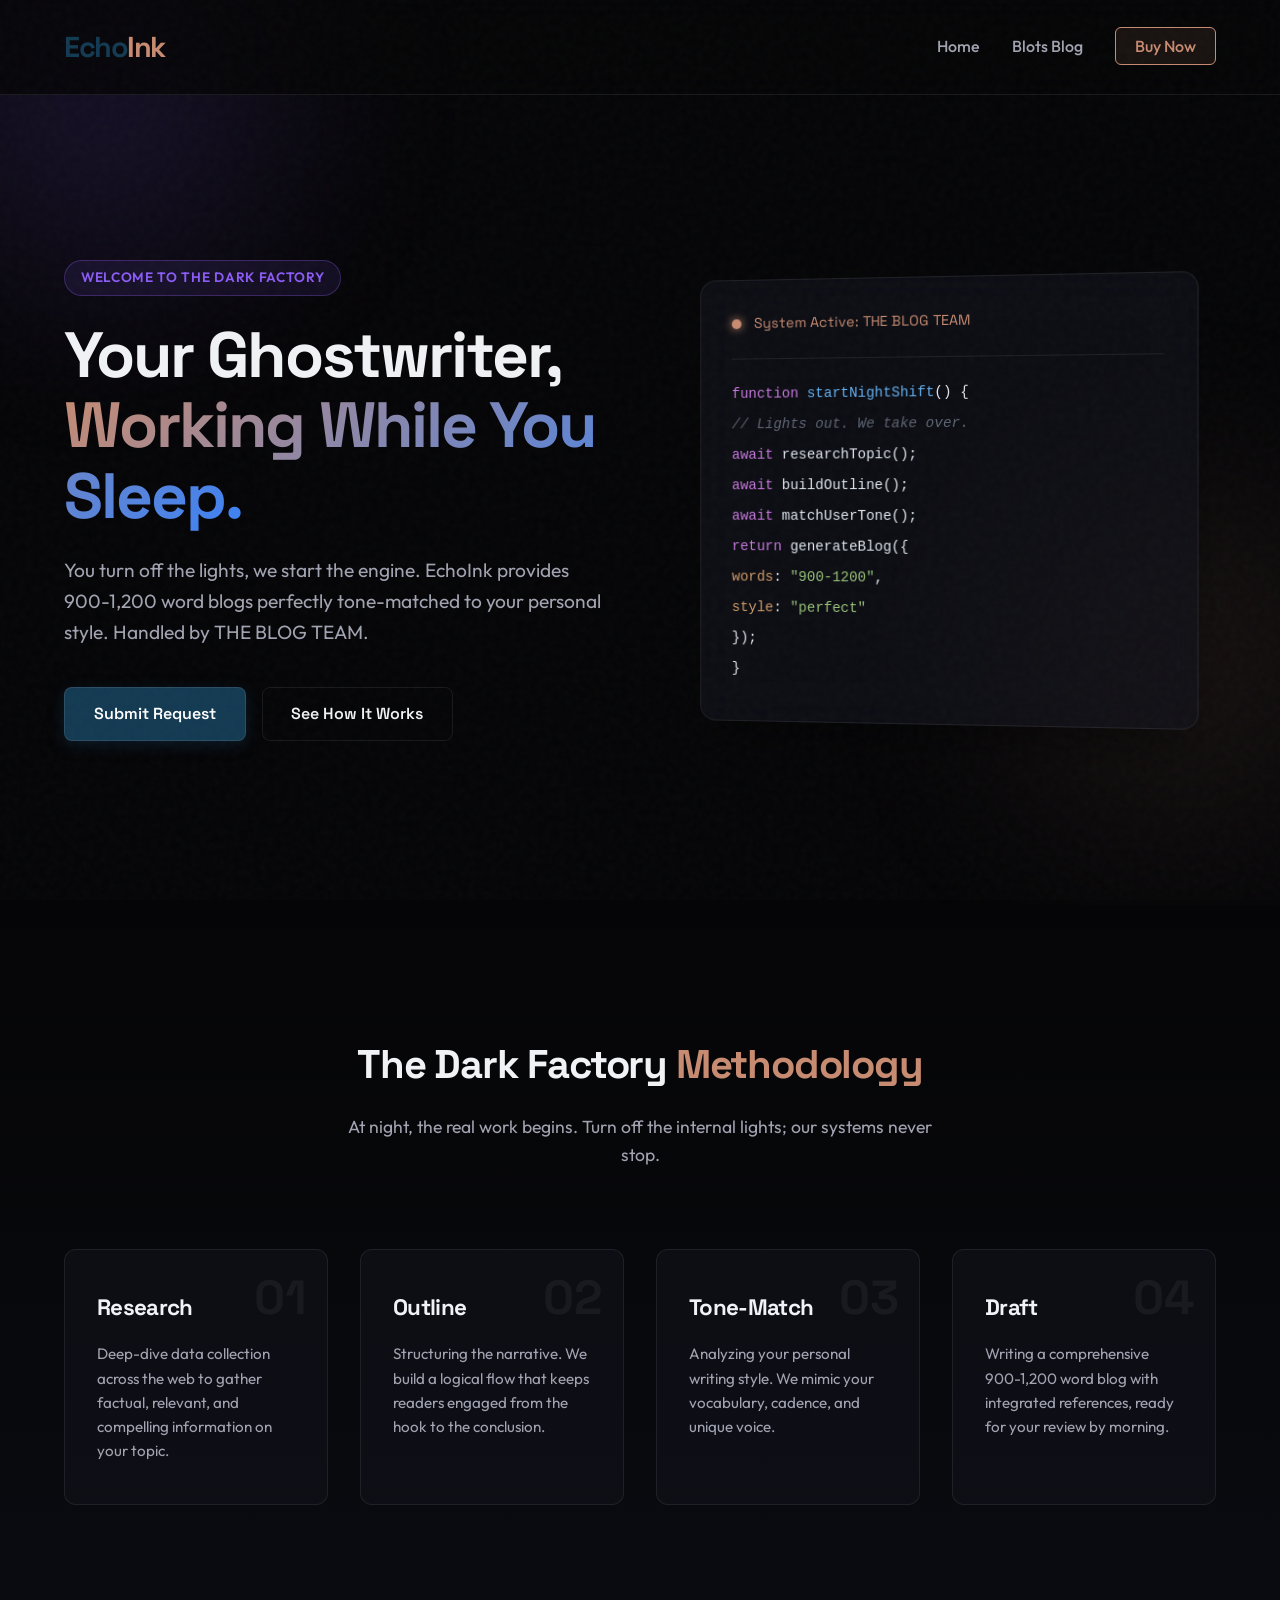
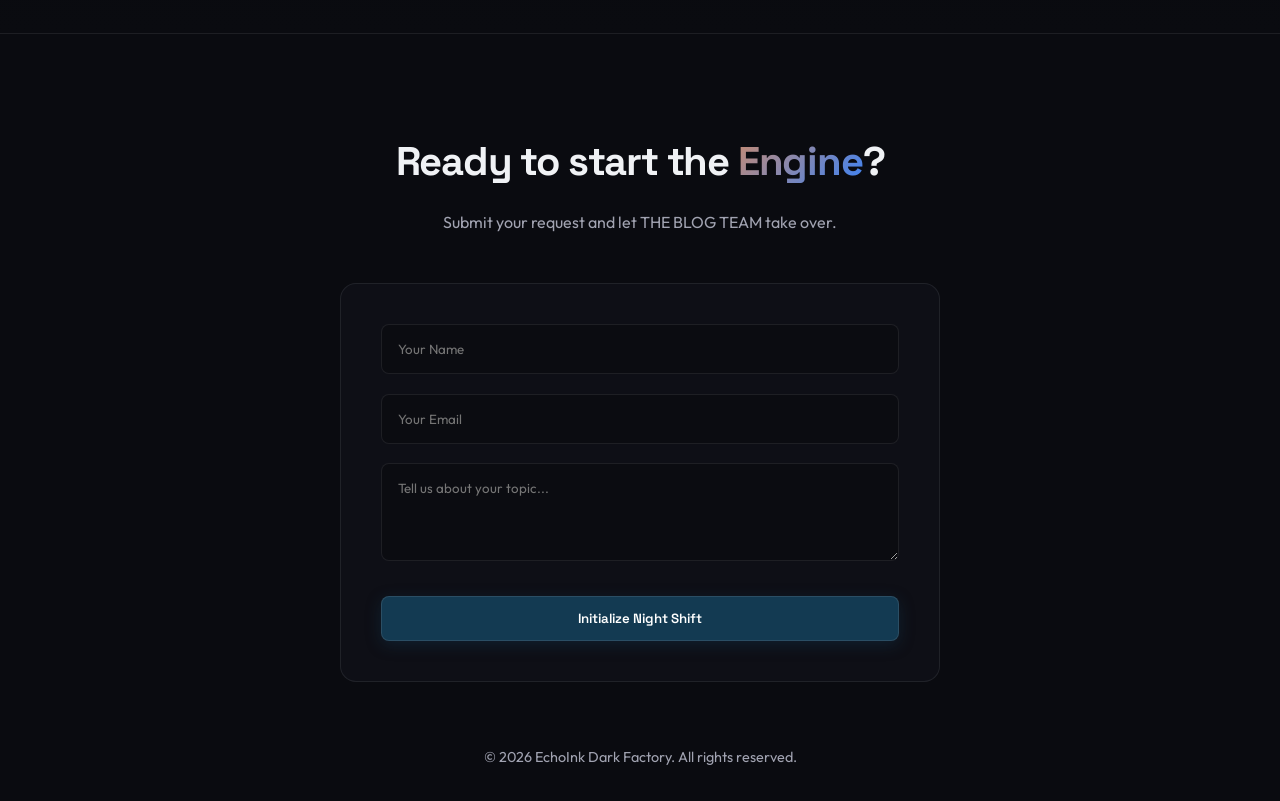
<file: index.html>
<!DOCTYPE html>
<html lang="en">
<head>
    <meta charset="UTF-8">
    <meta name="viewport" content="width=device-width, initial-scale=1.0">
    <title>EchoInk - The Dark Factory Blog Team</title>
    <meta name="description" content="EchoInk is a Dark Factory SaaS offering ghostwritten blogs in your personal style. Our AI BLOG TEAM works through the night to research, outline, tone-match, and write perfect 900-1,200 word blogs.">
    <link rel="stylesheet" href="style.css">
    <link href="https://fonts.googleapis.com/css2?family=Outfit:wght@300;400;600;800&family=Space+Grotesk:wght@400;700&display=swap" rel="stylesheet">
</head>
<body>
    <div class="noise-overlay"></div>
    <div class="glow-blob"></div>
    <div class="glow-blob blob-2"></div>
    
    <nav class="navbar">
        <div class="logo">
            <span class="logo-text">Echo<span class="highlight">Ink</span></span>
        </div>
        <ul class="nav-links">
            <li><a href="index.html">Home</a></li>
            <li><a href="blog.html">Blots Blog</a></li>
            <li><a href="ecommerce.html" class="cta-btn">Buy Now</a></li>
        </ul>
    </nav>

    <header id="home" class="hero">
        <div class="hero-content">
            <div class="badge">Welcome to the Dark Factory</div>
            <h1>Your Ghostwriter,<br> <span class="gradient-text">Working While You Sleep.</span></h1>
            <p>You turn off the lights, we start the engine. EchoInk provides 900-1,200 word blogs perfectly tone-matched to your personal style. Handled by THE BLOG TEAM.</p>
            <div class="hero-buttons">
                <a href="#contact" class="btn primary">Submit Request</a>
                <a href="#how-it-works" class="btn secondary">See How It Works</a>
            </div>
        </div>
        <div class="hero-visual">
            <div class="glass-card">
                <div class="factory-status">
                    <span class="status-dot"></span>
                    <span>System Active: THE BLOG TEAM</span>
                </div>
                <div class="code-block">
                    <div class="line"><span class="keyword">function</span> <span class="func">startNightShift</span>() {</div>
                    <div class="line">  <span class="comment">// Lights out. We take over.</span></div>
                    <div class="line">  <span class="keyword">await</span> researchTopic();</div>
                    <div class="line">  <span class="keyword">await</span> buildOutline();</div>
                    <div class="line">  <span class="keyword">await</span> matchUserTone();</div>
                    <div class="line">  <span class="keyword">return</span> generateBlog({</div>
                    <div class="line">    <span class="prop">words</span>: <span class="string">"900-1200"</span>,</div>
                    <div class="line">    <span class="prop">style</span>: <span class="string">"perfect"</span></div>
                    <div class="line">  });</div>
                    <div class="line">}</div>
                </div>
            </div>
        </div>
    </header>

    <section id="how-it-works" class="dark-factory">
        <div class="section-header">
            <h2>The Dark Factory <span class="highlight">Methodology</span></h2>
            <p>At night, the real work begins. Turn off the internal lights; our systems never stop.</p>
        </div>
        
        <div class="steps-grid">
            <div class="step-card">
                <div class="step-number">01</div>
                <h3>Research</h3>
                <p>Deep-dive data collection across the web to gather factual, relevant, and compelling information on your topic.</p>
            </div>
            <div class="step-card">
                <div class="step-number">02</div>
                <h3>Outline</h3>
                <p>Structuring the narrative. We build a logical flow that keeps readers engaged from the hook to the conclusion.</p>
            </div>
            <div class="step-card">
                <div class="step-number">03</div>
                <h3>Tone-Match</h3>
                <p>Analyzing your personal writing style. We mimic your vocabulary, cadence, and unique voice.</p>
            </div>
            <div class="step-card">
                <div class="step-number">04</div>
                <h3>Draft</h3>
                <p>Writing a comprehensive 900-1,200 word blog with integrated references, ready for your review by morning.</p>
            </div>
        </div>
    </section>

    <footer id="contact">
        <div class="footer-content">
            <h2>Ready to start the <span class="gradient-text">Engine</span>?</h2>
            <p>Submit your request and let THE BLOG TEAM take over.</p>
            <form class="contact-form" onsubmit="event.preventDefault(); alert('Request submitted! THE BLOG TEAM is activating.');">
                <input type="text" placeholder="Your Name" required>
                <input type="email" placeholder="Your Email" required>
                <textarea placeholder="Tell us about your topic..." rows="4" required></textarea>
                <button type="submit" class="btn primary submit-btn">Initialize Night Shift</button>
            </form>
        </div>
        <div class="footer-bottom">
            <p>&copy; 2026 EchoInk Dark Factory. All rights reserved.</p>
        </div>
    </footer>

    <script src="script.js"></script>
</body>
</html>
</file>
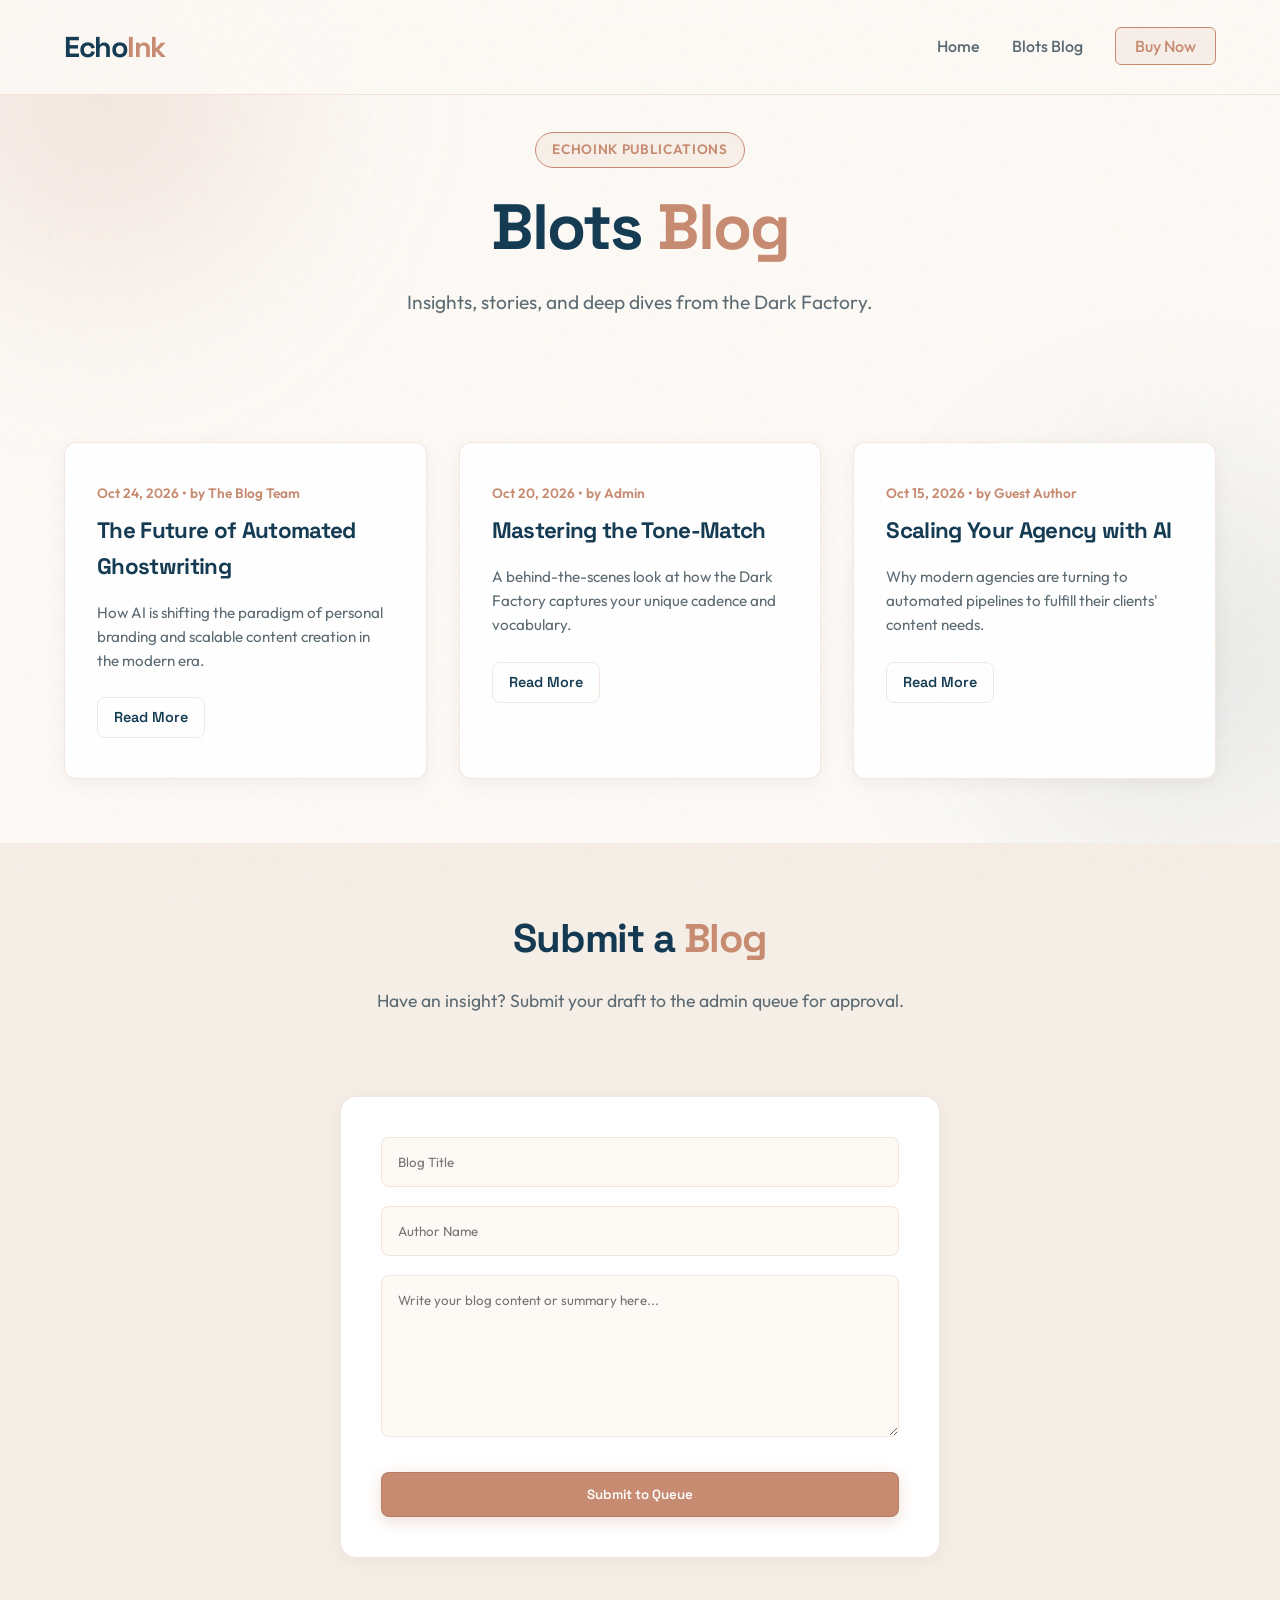
<file: blog.html>
<!DOCTYPE html>
<html lang="en">
<head>
    <meta charset="UTF-8">
    <meta name="viewport" content="width=device-width, initial-scale=1.0">
    <title>EchoInk - Blots Blog</title>
    <link rel="stylesheet" href="style.css">
    <link href="https://fonts.googleapis.com/css2?family=Outfit:wght@300;400;600;800&family=Space+Grotesk:wght@400;700&display=swap" rel="stylesheet">
    <style>
        :root {
            /* Brighter colors for the blog */
            --bg-base: #fdfaf6;
            --bg-surface: #f5eee6;
            --bg-card: #ffffff;
            --text-primary: #133a52; /* Navy */
            --text-secondary: #5c6b73;
            --border-color: rgba(199, 139, 113, 0.2);
            --accent-glow: #c78b71;
        }
        
        body {
            background-color: var(--bg-base);
            color: var(--text-primary);
        }

        .navbar {
            background: rgba(253, 250, 246, 0.9);
            border-bottom: 1px solid var(--border-color);
        }

        .nav-links a {
            color: var(--text-secondary);
        }

        .nav-links a:hover {
            color: var(--text-primary);
        }

        .btn.primary {
            background: var(--accent-copper);
            color: white;
            box-shadow: 0 4px 15px rgba(199, 139, 113, 0.3);
            border: 1px solid rgba(0, 0, 0, 0.1);
        }

        .btn.primary:hover {
            background: #b57a60;
            box-shadow: 0 6px 20px rgba(199, 139, 113, 0.5);
        }
        
        .step-card {
            background: var(--bg-card);
            box-shadow: 0 4px 20px rgba(0, 0, 0, 0.05);
        }
        
        .step-card:hover {
            background: #fff;
            box-shadow: 0 10px 30px rgba(199, 139, 113, 0.15);
        }
        
        .step-card::before {
            background: linear-gradient(90deg, transparent, var(--accent-navy), transparent);
        }

        .step-card h3 {
            color: var(--accent-navy);
        }
        
        .contact-form {
            background: #fff;
            box-shadow: 0 4px 20px rgba(0, 0, 0, 0.05);
        }

        .contact-form input,
        .contact-form textarea {
            background: #fdfaf6;
            color: var(--text-primary);
            border: 1px solid var(--border-color);
        }

        .contact-form input:focus,
        .contact-form textarea:focus {
            border-color: var(--accent-navy);
        }

        .glow-blob {
            background: radial-gradient(circle, rgba(199, 139, 113, 0.2) 0%, rgba(0, 0, 0, 0) 70%);
        }
        
        .glow-blob.blob-2 {
            background: radial-gradient(circle, rgba(19, 58, 82, 0.1) 0%, rgba(0, 0, 0, 0) 70%);
        }
        
        .blog-meta {
            font-size: 0.85rem;
            color: var(--accent-copper);
            margin-bottom: 0.5rem;
            font-weight: 600;
        }

        .dark-factory {
            background: transparent;
        }
    </style>
</head>
<body>
    <div class="noise-overlay"></div>
    <div class="glow-blob"></div>
    <div class="glow-blob blob-2"></div>
    
    <nav class="navbar">
        <div class="logo">
            <span class="logo-text">Echo<span class="highlight">Ink</span></span>
        </div>
        <ul class="nav-links">
            <li><a href="index.html">Home</a></li>
            <li><a href="blog.html">Blots Blog</a></li>
            <li><a href="ecommerce.html" class="cta-btn">Buy Now</a></li>
        </ul>
    </nav>

    <header class="hero" style="min-height: 35vh; padding-bottom: 1rem;">
        <div class="hero-content" style="max-width: 800px; margin: 0 auto; text-align: center;">
            <div class="badge" style="border-color: var(--accent-copper); color: var(--accent-copper); background: rgba(199, 139, 113, 0.1);">EchoInk Publications</div>
            <h1>Blots <span class="gradient-text">Blog</span></h1>
            <p>Insights, stories, and deep dives from the Dark Factory.</p>
        </div>
    </header>

    <section class="dark-factory" style="padding-top: 2rem; padding-bottom: 4rem;">
        <div class="steps-grid" style="grid-template-columns: repeat(3, 1fr);">
            <div class="step-card">
                <div class="blog-meta">Oct 24, 2026 • by The Blog Team</div>
                <h3>The Future of Automated Ghostwriting</h3>
                <p>How AI is shifting the paradigm of personal branding and scalable content creation in the modern era.</p>
                <div style="margin-top: 1.5rem;"><a href="#" class="btn secondary" style="padding: 0.5rem 1rem; font-size: 0.9rem;">Read More</a></div>
            </div>
            <div class="step-card">
                <div class="blog-meta">Oct 20, 2026 • by Admin</div>
                <h3>Mastering the Tone-Match</h3>
                <p>A behind-the-scenes look at how the Dark Factory captures your unique cadence and vocabulary.</p>
                <div style="margin-top: 1.5rem;"><a href="#" class="btn secondary" style="padding: 0.5rem 1rem; font-size: 0.9rem;">Read More</a></div>
            </div>
            <div class="step-card">
                <div class="blog-meta">Oct 15, 2026 • by Guest Author</div>
                <h3>Scaling Your Agency with AI</h3>
                <p>Why modern agencies are turning to automated pipelines to fulfill their clients' content needs.</p>
                <div style="margin-top: 1.5rem;"><a href="#" class="btn secondary" style="padding: 0.5rem 1rem; font-size: 0.9rem;">Read More</a></div>
            </div>
        </div>
    </section>

    <!-- Submit a blog form -->
    <section class="dark-factory" style="padding-top: 4rem; padding-bottom: 8rem; background: var(--bg-surface);">
        <div class="section-header">
            <h2 style="color: var(--text-primary);">Submit a <span class="highlight">Blog</span></h2>
            <p>Have an insight? Submit your draft to the admin queue for approval.</p>
        </div>
        <div style="max-width: 600px; margin: 0 auto;">
            <form class="contact-form" onsubmit="event.preventDefault(); alert('Blog submitted to admin queue for approval!');">
                <input type="text" placeholder="Blog Title" required>
                <input type="text" placeholder="Author Name" required>
                <textarea placeholder="Write your blog content or summary here..." rows="8" required></textarea>
                <button type="submit" class="btn primary submit-btn">Submit to Queue</button>
            </form>
        </div>
    </section>
</body>
</html>
</file>
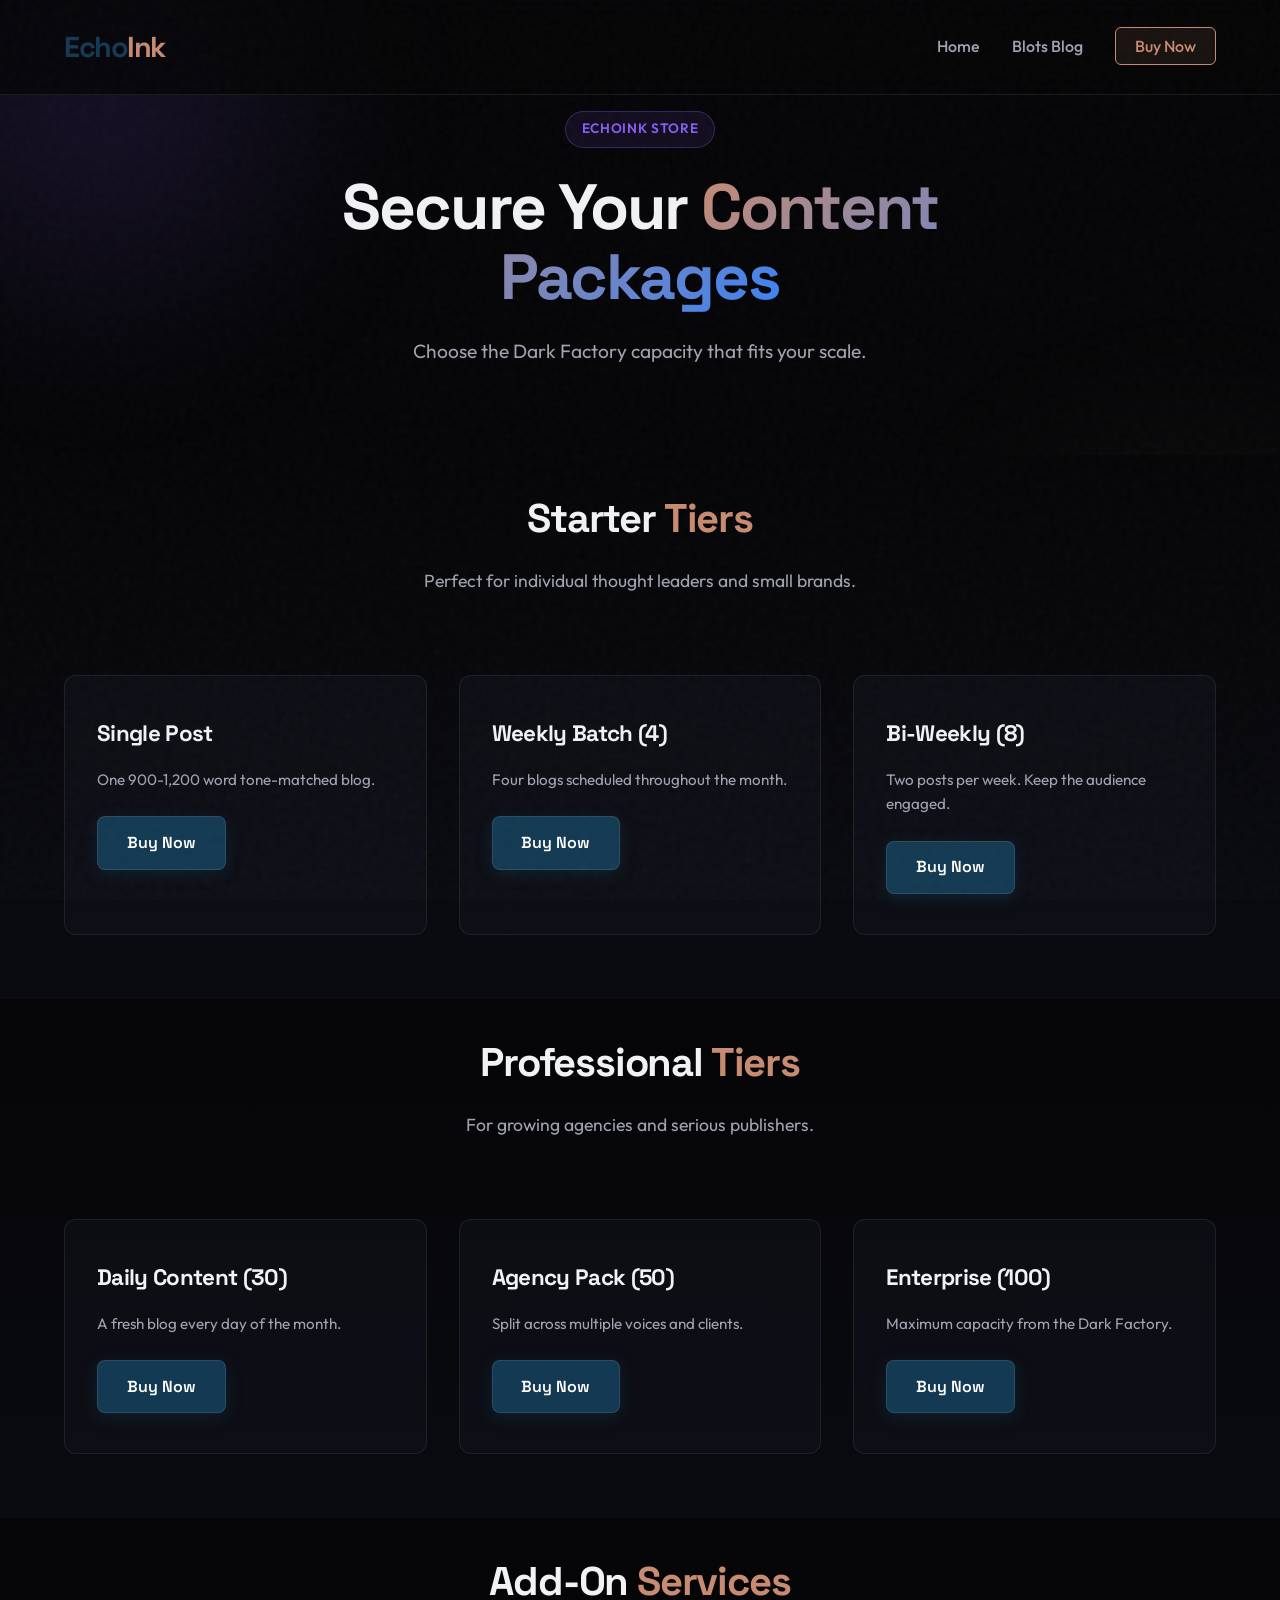
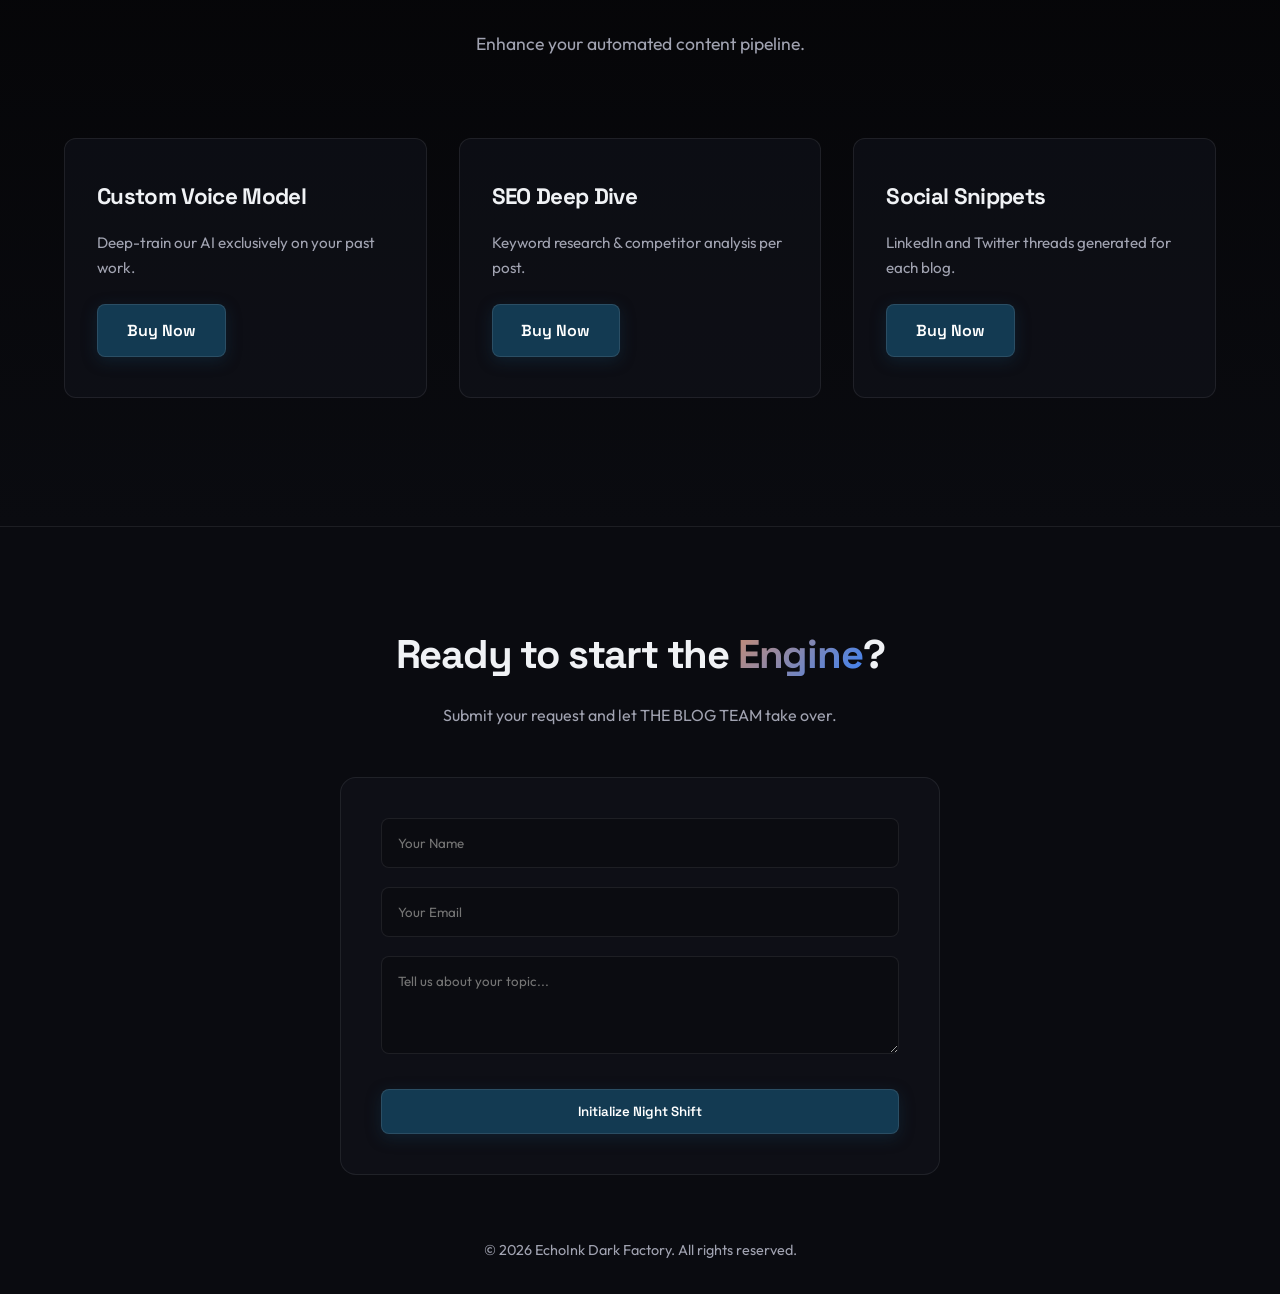
<file: ecommerce.html>
<!DOCTYPE html>
<html lang="en">

<head>
    <meta charset="UTF-8">
    <meta name="viewport" content="width=device-width, initial-scale=1.0">
    <title>EchoInk - Store</title>
    <link rel="stylesheet" href="style.css">
    <link
        href="https://fonts.googleapis.com/css2?family=Outfit:wght@300;400;600;800&family=Space+Grotesk:wght@400;700&display=swap"
        rel="stylesheet">
</head>

<body>

    <body>
        <div class="noise-overlay"></div>
        <div class="glow-blob"></div>
        <div class="glow-blob blob-2"></div>

        <nav class="navbar">
            <div class="logo">
                <span class="logo-text">Echo<span class="highlight">Ink</span></span>
            </div>
            <ul class="nav-links">
                <li><a href="index.html">Home</a></li>
                <li><a href="blog.html">Blots Blog</a></li>
                <li><a href="ecommerce.html" class="cta-btn">Buy Now</a></li>
            </ul>
        </nav>

        <header class="hero ecommerce-hero">
            <div class="hero-content ecommerce-hero-content">
                <div class="badge">EchoInk Store</div>
                <h1>Secure Your <span class="gradient-text">Content Packages</span></h1>
                <p>Choose the Dark Factory capacity that fits your scale.</p>
            </div>
        </header>

        <section class="dark-factory ecommerce-section">
            <div class="section-header">
                <h2>Starter <span class="highlight">Tiers</span></h2>
                <p>Perfect for individual thought leaders and small brands.</p>
            </div>
            <div class="steps-grid ecommerce-grid">
                <div class="step-card">
                    <h3>Single Post</h3>
                    <p>One 900-1,200 word tone-matched blog.</p>
                    <div class="step-card-buttons"><a href="#" class="btn primary">Buy Now</a></div>
                </div>
                <div class="step-card">
                    <h3>Weekly Batch (4)</h3>
                    <p>Four blogs scheduled throughout the month.</p>
                    <div class="step-card-buttons"><a href="#" class="btn primary">Buy Now</a></div>
                </div>
                <div class="step-card">
                    <h3>Bi-Weekly (8)</h3>
                    <p>Two posts per week. Keep the audience engaged.</p>
                    <div class="step-card-buttons"><a href="#" class="btn primary">Buy Now</a></div>
                </div>
            </div>
        </section>

        <section class="dark-factory ecommerce-section">
            <div class="section-header">
                <h2>Professional <span class="highlight">Tiers</span></h2>
                <p>For growing agencies and serious publishers.</p>
            </div>
            <div class="steps-grid ecommerce-grid">
                <div class="step-card">
                    <h3>Daily Content (30)</h3>
                    <p>A fresh blog every day of the month.</p>
                    <div class="step-card-buttons"><a href="#" class="btn primary">Buy Now</a></div>
                </div>
                <div class="step-card">
                    <h3>Agency Pack (50)</h3>
                    <p>Split across multiple voices and clients.</p>
                    <div class="step-card-buttons"><a href="#" class="btn primary">Buy Now</a></div>
                </div>
                <div class="step-card">
                    <h3>Enterprise (100)</h3>
                    <p>Maximum capacity from the Dark Factory.</p>
                    <div class="step-card-buttons"><a href="#" class="btn primary">Buy Now</a></div>
                </div>
            </div>
        </section>

        <section class="dark-factory ecommerce-section-last">
            <div class="section-header">
                <h2>Add-On <span class="highlight">Services</span></h2>
                <p>Enhance your automated content pipeline.</p>
            </div>
            <div class="steps-grid ecommerce-grid">
                <div class="step-card">
                    <h3>Custom Voice Model</h3>
                    <p>Deep-train our AI exclusively on your past work.</p>
                    <div class="step-card-buttons"><a href="#" class="btn primary">Buy Now</a></div>
                </div>
                <div class="step-card">
                    <h3>SEO Deep Dive</h3>
                    <p>Keyword research & competitor analysis per post.</p>
                    <div class="step-card-buttons"><a href="#" class="btn primary">Buy Now</a></div>
                </div>
                <div class="step-card">
                    <h3>Social Snippets</h3>
                    <p>LinkedIn and Twitter threads generated for each blog.</p>
                    <div class="step-card-buttons"><a href="#" class="btn primary">Buy Now</a></div>
                </div>
            </div>
        </section>

        <footer>
            <div class="footer-content">
                <h2>Ready to start the <span class="gradient-text">Engine</span>?</h2>
                <p>Submit your request and let THE BLOG TEAM take over.</p>
                <form class="contact-form"
                    onsubmit="event.preventDefault(); alert('Request submitted! THE BLOG TEAM is activating.');">
                    <input type="text" placeholder="Your Name" required>
                    <input type="email" placeholder="Your Email" required>
                    <textarea placeholder="Tell us about your topic..." rows="4" required></textarea>
                    <button type="submit" class="btn primary submit-btn">Initialize Night Shift</button>
                </form>
            </div>
            <div class="footer-bottom">
                <p>&copy; 2026 EchoInk Dark Factory. All rights reserved.</p>
            </div>
        </footer>

        <script src="script.js"></script>
    </body>

</html>
</file>
<file: style.css>
:root {
    --bg-base: #050507;
    --bg-surface: #0a0b10;
    --bg-card: rgba(18, 19, 28, 0.6);
    --text-primary: #f0f2f5;
    --text-secondary: #a1a3b1;
    --accent-glow: #3b82f6;
    --accent-secondary: #8b5cf6;
    --accent-copper: #c78b71;
    /* Inspired by the logo */
    --accent-navy: #133a52;
    /* Inspired by the logo */
    --border-color: rgba(255, 255, 255, 0.08);
}

* {
    margin: 0;
    padding: 0;
    box-sizing: border-box;
}

body {
    font-family: 'Outfit', sans-serif;
    background-color: var(--bg-base);
    color: var(--text-primary);
    overflow-x: hidden;
    line-height: 1.6;
}

h1,
h2,
h3,
h4 {
    font-family: 'Space Grotesk', sans-serif;
    letter-spacing: -0.03em;
}

/* Background Effects */
.noise-overlay {
    position: fixed;
    top: 0;
    left: 0;
    width: 100vw;
    height: 100vh;
    pointer-events: none;
    z-index: 9999;
    opacity: 0.03;
    background: url("data:image/svg+xml,%3Csvg%20viewBox%3D%220%200%20200%20200%22%20xmlns%3D%22http%3A%2F%2Fwww.w3.org%2F2000%2Fsvg%22%3E%3Cfilter%20id%3D%22noiseFilter%22%3E%3CfeTurbulence%20type%3D%22fractalNoise%22%20baseFrequency%3D%220.65%22%20numOctaves%3D%223%22%20stitchTiles%3D%22stitch%22%2F%3E%3C%2Ffilter%3E%3Crect%20width%3D%22100%25%22%20height%3D%22100%25%22%20filter%3D%22url(%23noiseFilter)%22%2F%3E%3C%2Fsvg%3E");
}

.glow-blob {
    position: absolute;
    width: 600px;
    height: 600px;
    background: radial-gradient(circle, rgba(139, 92, 246, 0.15) 0%, rgba(0, 0, 0, 0) 70%);
    border-radius: 50%;
    top: -200px;
    left: -200px;
    filter: blur(60px);
    z-index: -1;
    animation: float 10s infinite ease-in-out alternate;
}

.glow-blob.blob-2 {
    background: radial-gradient(circle, rgba(199, 139, 113, 0.1) 0%, rgba(0, 0, 0, 0) 70%);
    top: 40%;
    right: -200px;
    left: auto;
    animation-delay: -5s;
}

@keyframes float {
    0% {
        transform: translate(0, 0);
    }

    100% {
        transform: translate(50px, 50px);
    }
}

/* Typography & Utilities */
.gradient-text {
    background: linear-gradient(135deg, var(--accent-copper), var(--accent-glow));
    -webkit-background-clip: text;
    -webkit-text-fill-color: transparent;
    background-clip: text;
}

.highlight {
    color: var(--accent-copper);
}

.btn {
    display: inline-block;
    padding: 0.8rem 1.8rem;
    border-radius: 8px;
    font-weight: 600;
    text-decoration: none;
    transition: all 0.3s ease;
    cursor: pointer;
    font-family: 'Space Grotesk', sans-serif;
}

.btn.primary {
    background: var(--accent-navy);
    color: white;
    border: 1px solid rgba(255, 255, 255, 0.1);
    box-shadow: 0 4px 15px rgba(19, 58, 82, 0.4);
}

.btn.primary:hover {
    background: #1a4f70;
    transform: translateY(-2px);
    box-shadow: 0 6px 20px rgba(19, 58, 82, 0.6);
}

.btn.secondary {
    background: transparent;
    color: var(--text-primary);
    border: 1px solid var(--border-color);
}

.btn.secondary:hover {
    background: rgba(255, 255, 255, 0.05);
    border-color: var(--text-secondary);
}

/* Navbar */
.navbar {
    display: flex;
    justify-content: space-between;
    align-items: center;
    padding: 1.5rem 5%;
    background: rgba(5, 5, 7, 0.8);
    -webkit-backdrop-filter: blur(12px);
    backdrop-filter: blur(12px);
    border-bottom: 1px solid var(--border-color);
    position: sticky;
    top: 0;
    z-index: 100;
}

.logo-text {
    font-family: 'Space Grotesk', sans-serif;
    font-size: 1.8rem;
    font-weight: 800;
    color: var(--accent-navy);
    letter-spacing: -0.05em;
}

.nav-links {
    display: flex;
    list-style: none;
    gap: 2rem;
    align-items: center;
}

.nav-links a {
    color: var(--text-secondary);
    text-decoration: none;
    font-weight: 500;
    transition: color 0.3s ease;
}

.nav-links a:hover {
    color: var(--text-primary);
}

.cta-btn {
    padding: 0.5rem 1.2rem;
    background: rgba(199, 139, 113, 0.1);
    border: 1px solid var(--accent-copper);
    color: var(--accent-copper) !important;
    border-radius: 6px;
}

.cta-btn:hover {
    background: var(--accent-copper);
    color: var(--bg-base) !important;
}

/* Hero Section */
.hero {
    min-height: 90vh;
    display: flex;
    align-items: center;
    justify-content: space-between;
    padding: 0 5%;
    gap: 4rem;
}

.hero-content {
    flex: 1;
    max-width: 600px;
}

.badge {
    display: inline-block;
    padding: 0.4rem 1rem;
    background: rgba(139, 92, 246, 0.1);
    border: 1px solid rgba(139, 92, 246, 0.3);
    border-radius: 50px;
    color: var(--accent-secondary);
    font-size: 0.85rem;
    font-weight: 600;
    margin-bottom: 1.5rem;
    text-transform: uppercase;
    letter-spacing: 0.05em;
}

.hero h1 {
    font-size: 4rem;
    line-height: 1.1;
    margin-bottom: 1.5rem;
}

.hero p {
    font-size: 1.2rem;
    color: var(--text-secondary);
    margin-bottom: 2.5rem;
}

.hero-buttons {
    display: flex;
    gap: 1rem;
}

.hero-visual {
    flex: 1;
    display: flex;
    justify-content: center;
}

.glass-card {
    background: var(--bg-card);
    -webkit-backdrop-filter: blur(20px);
    backdrop-filter: blur(20px);
    border: 1px solid var(--border-color);
    border-radius: 16px;
    padding: 2rem;
    width: 100%;
    max-width: 500px;
    box-shadow: 0 25px 50px -12px rgba(0, 0, 0, 0.5);
    transform: perspective(1000px) rotateY(-5deg);
    transition: transform 0.5s ease;
}

.glass-card:hover {
    transform: perspective(1000px) rotateY(0deg) translateY(-10px);
}

.factory-status {
    display: flex;
    align-items: center;
    gap: 0.8rem;
    padding-bottom: 1.5rem;
    border-bottom: 1px solid var(--border-color);
    margin-bottom: 1.5rem;
    font-family: 'Space Grotesk', sans-serif;
    font-size: 0.9rem;
    color: var(--accent-copper);
}

.status-dot {
    width: 10px;
    height: 10px;
    background-color: var(--accent-copper);
    border-radius: 50%;
    box-shadow: 0 0 10px var(--accent-copper);
    animation: pulse 2s infinite;
}

@keyframes pulse {
    0% {
        box-shadow: 0 0 0 0 rgba(199, 139, 113, 0.4);
    }

    70% {
        box-shadow: 0 0 0 10px rgba(199, 139, 113, 0);
    }

    100% {
        box-shadow: 0 0 0 0 rgba(199, 139, 113, 0);
    }
}

.code-block {
    font-family: 'Fira Code', monospace;
    font-size: 0.9rem;
    color: #e2e8f0;
}

.code-block .line {
    margin-bottom: 0.5rem;
}

.code-block .keyword {
    color: #c678dd;
}

.code-block .func {
    color: #61afef;
}

.code-block .string {
    color: #98c379;
}

.code-block .prop {
    color: #d19a66;
}

.code-block .comment {
    color: #5c6370;
    font-style: italic;
}

/* Dark Factory Section */
.dark-factory {
    padding: 8rem 5%;
    background: linear-gradient(to bottom, var(--bg-base), var(--bg-surface));
    position: relative;
}

.section-header {
    text-align: center;
    max-width: 600px;
    margin: 0 auto 5rem;
}

.section-header h2 {
    font-size: 2.5rem;
    margin-bottom: 1rem;
}

.section-header p {
    color: var(--text-secondary);
    font-size: 1.1rem;
}

.steps-grid {
    display: grid;
    grid-template-columns: repeat(auto-fit, minmax(250px, 1fr));
    gap: 2rem;
    max-width: 1200px;
    margin: 0 auto;
}

.step-card {
    background: var(--bg-card);
    border: 1px solid var(--border-color);
    border-radius: 12px;
    padding: 2.5rem 2rem;
    transition: all 0.3s ease;
    position: relative;
    overflow: hidden;
}

.step-card::before {
    content: '';
    position: absolute;
    top: 0;
    left: 0;
    width: 100%;
    height: 2px;
    background: linear-gradient(90deg, transparent, var(--accent-copper), transparent);
    transform: translateX(-100%);
    transition: transform 0.5s ease;
}

.step-card:hover::before {
    transform: translateX(100%);
}

.step-card:hover {
    background: rgba(25, 28, 41, 0.8);
    transform: translateY(-5px);
    box-shadow: 0 10px 30px rgba(0, 0, 0, 0.3);
}

.step-number {
    font-family: 'Space Grotesk', sans-serif;
    font-size: 3rem;
    font-weight: 800;
    color: rgba(255, 255, 255, 0.05);
    position: absolute;
    top: 10px;
    right: 20px;
}

.step-card h3 {
    font-size: 1.4rem;
    margin-bottom: 1rem;
    color: var(--text-primary);
}

.step-card p {
    color: var(--text-secondary);
    font-size: 0.95rem;
}

/* Footer / Contact */
footer {
    padding: 6rem 5% 2rem;
    background: var(--bg-surface);
    text-align: center;
    border-top: 1px solid var(--border-color);
}

.footer-content {
    max-width: 600px;
    margin: 0 auto 4rem;
}

.footer-content h2 {
    font-size: 2.5rem;
    margin-bottom: 1rem;
}

.footer-content p {
    color: var(--text-secondary);
    margin-bottom: 3rem;
}

.contact-form {
    display: flex;
    flex-direction: column;
    gap: 1.2rem;
    background: var(--bg-card);
    padding: 2.5rem;
    border-radius: 16px;
    border: 1px solid var(--border-color);
}

.contact-form input,
.contact-form textarea {
    width: 100%;
    padding: 1rem;
    background: rgba(0, 0, 0, 0.2);
    border: 1px solid var(--border-color);
    border-radius: 8px;
    color: var(--text-primary);
    font-family: 'Outfit', sans-serif;
    transition: border-color 0.3s ease;
}

.contact-form input:focus,
.contact-form textarea:focus {
    outline: none;
    border-color: var(--accent-copper);
}

.submit-btn {
    width: 100%;
    margin-top: 1rem;
}

.footer-bottom {
    color: var(--text-secondary);
    font-size: 0.9rem;
}

/* Responsive */
@media (max-width: 900px) {
    .hero {
        flex-direction: column;
        text-align: center;
        padding-top: 4rem;
    }

    .hero h1 {
        font-size: 3rem;
    }

    .hero-buttons {
        justify-content: center;
    }

    .glass-card {
        transform: none;
    }

    .glass-card:hover {
        transform: translateY(-10px);
    }
}

@media (max-width: 768px) {
    .nav-links {
        display: none;
    }
}

/* E-commerce Specific Styles */
.ecommerce-hero {
    min-height: 40vh;
    padding-bottom: 2rem;
    display: flex;
    align-items: center;
    justify-content: center;
}

.ecommerce-hero-content {
    max-width: 800px;
    margin: 0 auto;
    text-align: center;
}

.ecommerce-section {
    padding-top: 2rem;
    padding-bottom: 4rem;
}

.ecommerce-section-last {
    padding-top: 2rem;
    padding-bottom: 8rem;
}

.ecommerce-grid {
    grid-template-columns: repeat(3, 1fr) !important;
}

.step-card-buttons {
    margin-top: 1.5rem;
}

@media (max-width: 900px) {
    .ecommerce-grid {
        grid-template-columns: 1fr !important;
    }
}
</file>
